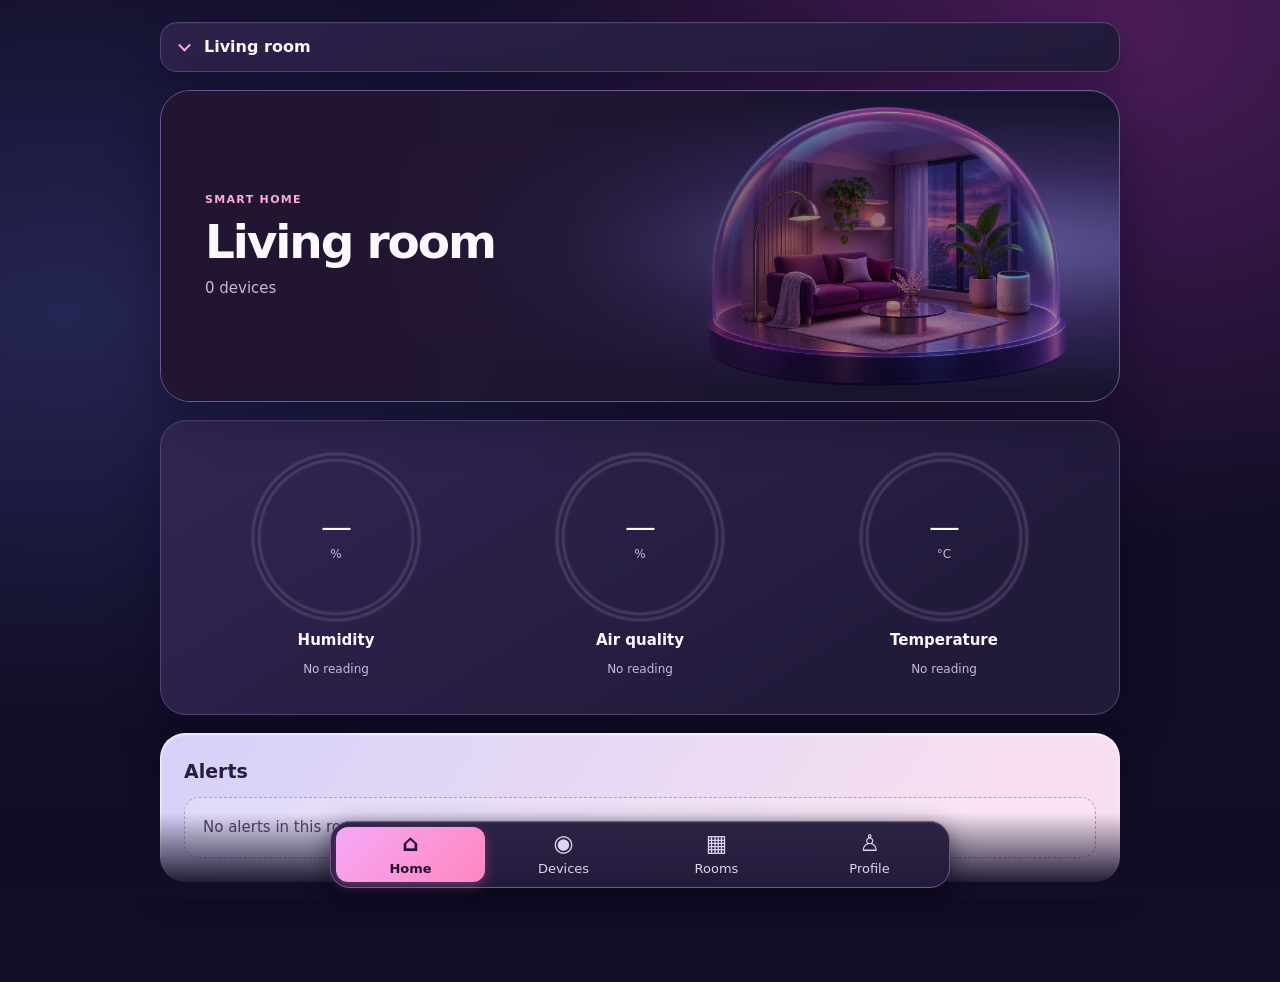
<file: public/index.html>
<!doctype html>
<html lang="ru">
<head>
<meta charset="utf-8">
<meta name="viewport" content="width=device-width,initial-scale=1,viewport-fit=cover">
<meta http-equiv="Content-Security-Policy" content="default-src 'self'; script-src 'self'; style-src 'self' 'unsafe-inline'; img-src 'self' data:; connect-src 'self' https://nexus-home-assistant-api.onrender.com; object-src 'none'; base-uri 'self'; form-action 'self'">
<meta name="referrer" content="no-referrer">
<meta name="theme-color" content="#100d25">
<meta name="description" content="Контур — управление климатом, приборами и комнатами умного дома." data-i18n-content="Контур — управление климатом, приборами и комнатами умного дома.">
<title>Контур · Умный дом</title>
<link rel="manifest" href="./manifest.webmanifest">
<link rel="icon" href="./icons/kontur-192.png" type="image/png">
<link rel="apple-touch-icon" href="./icons/kontur-192.png">
<link rel="stylesheet" href="./styles.css?v=1.7.7">
<link rel="stylesheet" href="./projector.css?v=1.7.7">
</head>
<body>
<a class="skip-link" href="#screen" data-i18n="К содержимому">К содержимому</a>
<header class="top"><div class="wrap">
  <div class="room-picker"><select id="room-picker" aria-label="Текущая комната" data-i18n-label="Текущая комната"></select></div>

</div></header>
<main class="wrap">
  <noscript><p lang="ru">Включи JavaScript, чтобы открыть панель.</p><p lang="en">Enable JavaScript to open the dashboard.</p></noscript>
  <section id="screen" aria-label="Рабочая область" data-i18n-label="Рабочая область" tabindex="-1"></section>
  <p id="status" class="status" role="status"></p>
</main>
<nav class="bottom" aria-label="Основная навигация" data-i18n-label="Основная навигация"><div class="wrap" id="nav">
  <button type="button" class="nav" data-page="home"><span aria-hidden="true">⌂</span><span class="nav-label" data-i18n="Главная">Главная</span></button>
  <button type="button" class="nav" data-page="devices"><span aria-hidden="true">◉</span><span class="nav-label" data-i18n="Приборы">Приборы</span></button>
  <button type="button" class="nav" data-page="rooms"><span aria-hidden="true">▦</span><span class="nav-label" data-i18n="Комнаты">Комнаты</span></button>
  <button type="button" class="nav" data-page="profile"><span aria-hidden="true">♙</span><span class="nav-label" data-i18n="Профиль">Профиль</span></button>
</div></nav>
<dialog id="dialog" aria-labelledby="dialog-title"><div id="dialog-body"></div></dialog>
<script src="./i18n.js?v=1.7.7" defer></script>
<script src="./storage.js?v=1.7.7" defer></script>
<script src="./platform.js?v=1.7.7" defer></script>
<script src="./automation.js?v=1.7.7" defer></script>
<script src="./lan.js?v=1.7.7" defer></script>
<script src="./provisioning.js?v=1.7.7" defer></script>
<script src="./enrollment.js?v=1.7.7" defer></script>
<script src="./home-api.js?v=1.7.7" defer></script>
<script src="./room-scene.js?v=1.7.7" defer></script>
<script src="./projector.js?v=1.7.7" defer></script>
<script src="./projector-ui.js?v=1.7.7" defer></script>
<script src="./shared-home.js?v=1.7.7" defer></script>
<script src="./app.js?v=1.7.7" defer></script>
</body>
</html>
</file>
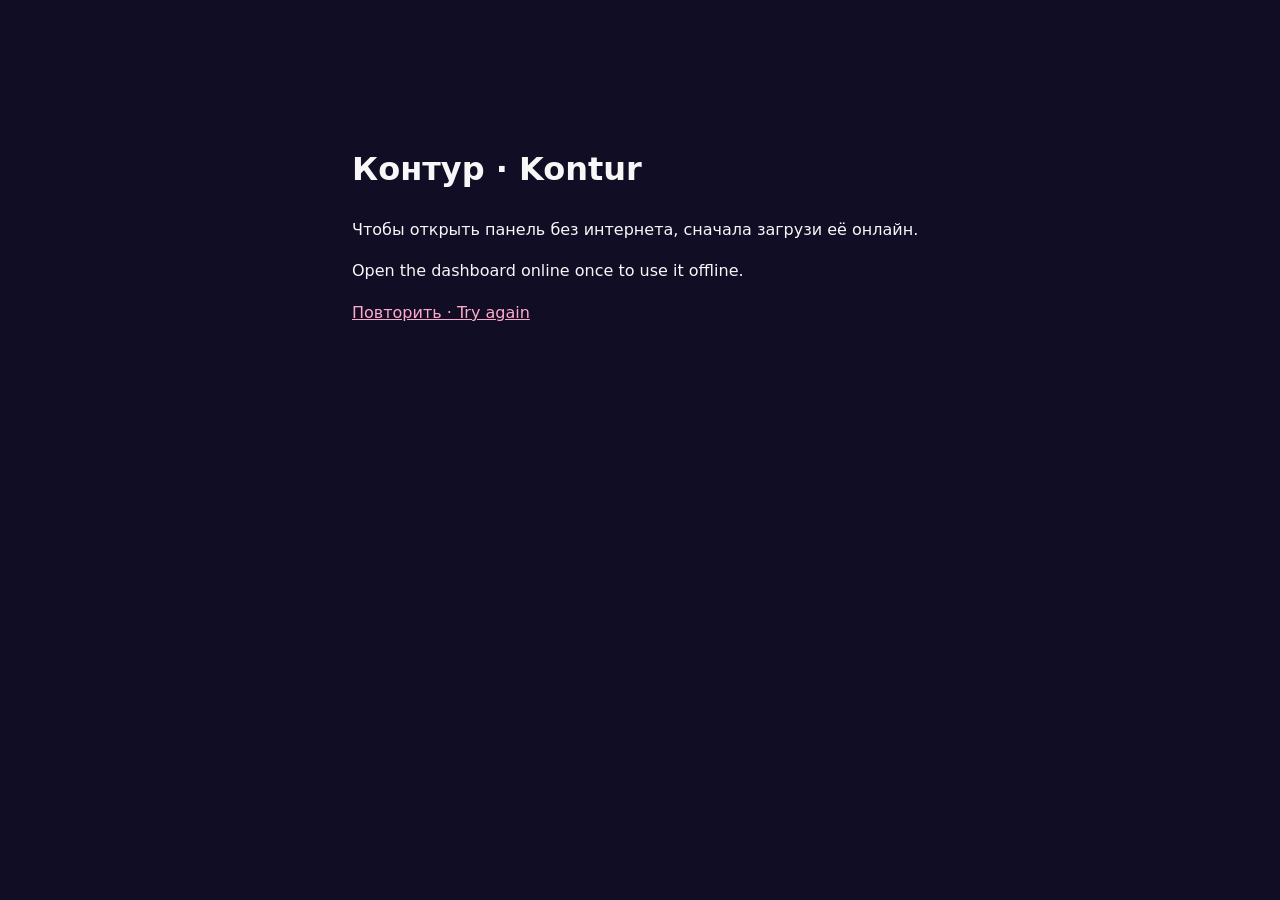
<file: public/offline.html>
<!doctype html>
<html lang="en">
<meta charset="utf-8">
<meta name="viewport" content="width=device-width,initial-scale=1">
<meta name="theme-color" content="#100d25">
<title>Контур — Offline</title>
<style>
:root { color-scheme: dark; }
body { margin: 0; background: #100d25; color: #f8f6f7; font: 1rem/1.6 system-ui; }
main { width: min(36rem, calc(100% - 3rem)); margin: 16vh auto; }
a { color: #ffaacb; }
</style>
<main>
<h1>Контур · Kontur</h1>
<p lang="ru">Чтобы открыть панель без интернета, сначала загрузи её онлайн.</p>
<p>Open the dashboard online once to use it offline.</p>
<a href="./">Повторить · Try again</a>
</main>
</html>
</file>
<file: public/styles.css>
:root {
  color-scheme: dark;
  --bg: #100d25;
  --surface: #221a3b;
  --surface-raised: #2c2149;
  --edge: #554471;
  --ink: #fcf7ff;
  --muted: #c5bad8;
  --active: #ffabd8;
  --amber: #f8a7d4;
  --blue: #78d8ff;
  --green: #7aefc9;
  --gradient-pink: linear-gradient(135deg, #f5a8f7, #ff87bd);
  --shadow: 0 16px 48px #08051c61;
  --bar-clearance: 100px;
}

* { box-sizing: border-box; }
html { scroll-padding-bottom: calc(var(--bar-clearance) + env(safe-area-inset-bottom)); }
body {
  margin: 0;
  min-height: 100vh;
  background:
    radial-gradient(ellipse at 88% 3%, #4b1c59 0, transparent 43%),
    radial-gradient(ellipse at 5% 35%, #252553 0, transparent 52%),
    var(--bg);
  background-attachment: fixed;
  color: var(--ink);
  font: 400 15px/1.5 Inter, system-ui, sans-serif;
}
button, input, select, textarea { font: inherit; }
button, select { cursor: pointer; }
button:disabled, input:disabled { cursor: default; opacity: .52; }
.primary[aria-disabled=true] { cursor: wait; opacity: .65; }
:where(button, a, input, select, textarea):focus-visible {
  outline: 2px solid var(--active);
  outline-offset: 3px;
}
[hidden] { display: none !important; }
.sr-only, .status:empty {
  position: absolute;
  width: 1px;
  height: 1px;
  overflow: hidden;
  clip-path: inset(50%);
  white-space: nowrap;
}
.skip-link {
  position: fixed;
  z-index: 4;
  top: 8px;
  left: 8px;
  padding: 10px 14px;
  border-radius: 10px;
  background: var(--active);
  color: #181125;
  transform: translateY(calc(-100% - 12px));
}
.skip-link:focus { transform: none; }

.wrap { width: min(100% - 60px, 960px); margin-inline: auto; }
.top { padding-top: max(22px, env(safe-area-inset-top)); }
.top .wrap { display: flex; align-items: center; justify-content: space-between; gap: 12px; }
.room-picker { position: relative; min-width: 0; flex: 1; }
.room-picker::before {
  content: '';
  position: absolute;
  left: 20px;
  top: 50%;
  width: 7px;
  height: 7px;
  border-right: 2px solid var(--active);
  border-bottom: 2px solid var(--active);
  transform: translateY(-70%) rotate(45deg);
  pointer-events: none;
}
.room-picker select {
  appearance: none;
  width: 100%;
  min-height: 50px;
  padding: 12px 16px 12px 43px;
  border-color: var(--edge);
  border-radius: 17px;
  background: linear-gradient(140deg, var(--surface-raised), var(--surface));
  box-shadow: inset 0 1px #ffffff09, 0 8px 28px #08051c40;
  font-size: 16px;
  font-weight: 650;
}

main { padding-block: 18px calc(var(--bar-clearance) + env(safe-area-inset-bottom)); }
h1, h2, h3, p { margin-top: 0; }
h1 {
  margin-bottom: 10px;
  font: 700 clamp(28px, 5vw, 47px)/1.08 Inter, system-ui, sans-serif;
  letter-spacing: -.045em;
  overflow-wrap: anywhere;
}
h2 { margin-bottom: 14px; font-size: 19px; }
h3 { margin-bottom: 5px; font-size: 16px; }
.heading { margin-bottom: 22px; }
.kicker {
  margin-bottom: 8px;
  color: var(--active);
  font-size: 11px;
  font-weight: 800;
  letter-spacing: .12em;
  text-transform: uppercase;
  overflow-wrap: anywhere;
}
.sub, .muted { color: var(--muted); }
.sub { margin: 0; overflow-wrap: anywhere; }

/* Let the room illustration take the right half, keeping the text on a dark surface. */
.room-hero {
  position: relative;
  isolation: isolate;
  display: flex;
  align-items: center;
  min-height: clamp(182px, 29vw, 312px);
  margin-bottom: 18px;
  overflow: hidden;
  padding: clamp(18px, 4vw, 44px);
  border: 1px solid #6f5594;
  border-radius: 30px;
  background:
    radial-gradient(ellipse at 83% 50%, #625c9f 0, #342858 35%, transparent 66%),
    linear-gradient(115deg, #241737, #17142f 68%);
  box-shadow: var(--shadow), inset 0 1px #ffffff11;
}
.room-hero-copy {
  position: relative;
  z-index: 1;
  width: min(52%, 26rem);
  min-width: 0;
}
.room-hero-copy > :last-child { margin-bottom: 0; }
.room-art {
  position: absolute;
  z-index: -2;
  inset: 0 0 0 auto;
  width: 74%;
  height: 100%;
  object-fit: contain;
  object-position: right center;
  pointer-events: none;
}
.room-visual {
  --room-light-level: 0;
  position: absolute;
  z-index: -2;
  inset: 0 0 0 auto;
  width: auto;
  max-width: 93%;
  height: 100%;
  aspect-ratio: 3 / 2;
  isolation: isolate;
  pointer-events: none;
}
.room-visual .room-art {
  z-index: auto;
  width: 100%;
  filter: brightness(calc(.62 + var(--room-light-level) * .55))
    saturate(calc(.85 + var(--room-light-level) * .2));
  transition: filter 580ms ease;
}
.room-effect {
  position: absolute;
  inset: 0;
  opacity: 0;
  transition: opacity 440ms ease;
}
.room-effect-light {
  background: radial-gradient(ellipse at 34% 50%, #ffe7b36e, #ff7bb429 24%, transparent 60%);
  mix-blend-mode: screen;
  opacity: var(--room-light-level);
}
.room-effect-mist {
  inset: 34% 15% 20% 42%;
  background:
    radial-gradient(ellipse at 72% 70%, #c3efffaa, transparent 30%),
    radial-gradient(ellipse at 55% 48%, #83dbff66, transparent 44%),
    radial-gradient(ellipse at 38% 30%, #9fe9ff47, transparent 50%);
  filter: blur(6px);
}
.room-effect-air {
  inset: 34% 10% 28% 46%;
  border-radius: 52% 48% 44% 56%;
  background: radial-gradient(ellipse at 63% 63%, transparent 38%, #78efc95c 47%, transparent 56%);
  transform: rotate(-22deg);
  filter: blur(2px);
}
.room-visual[data-humidifying=true] .room-effect-mist {
  opacity: .82;
  animation: room-mist 5s ease-in-out infinite alternate;
}
.room-visual[data-purifying=true] .room-effect-air {
  opacity: .78;
  animation: room-air 6s ease-in-out infinite alternate;
}
@keyframes room-mist {
  from { transform: translate(4%, 10%) scale(.9); }
  to { transform: translate(-8%, -9%) scale(1.08); }
}
@keyframes room-air {
  from { transform: translate(5%, 4%) rotate(-22deg) scale(.91); }
  to { transform: translate(-6%, -5%) rotate(-29deg) scale(1.12); }
}
.room-hero::after {
  position: absolute;
  z-index: -1;
  inset: 0;
  background: linear-gradient(90deg, #211532 0%, #211532 24%, #211532bf 43%, transparent 72%);
  content: '';
  pointer-events: none;
}
.room-hero + .home-panel { margin-top: 0; }

.gauges {
  display: grid;
  grid-template-columns: repeat(2, minmax(0, 1fr));
  gap: 12px 18px;
  justify-items: center;
  padding: clamp(16px, 4vw, 32px);
  border: 1px solid var(--edge);
  border-radius: 26px;
  background: linear-gradient(148deg, #322652, var(--surface) 75%);
  box-shadow: var(--shadow), inset 0 1px #ffffff0b;
}
.metric {
  display: flex;
  flex-direction: column;
  align-items: center;
  gap: 8px;
  width: 100%;
  min-width: 0;
  padding-bottom: 4px;
  text-align: center;
}
.metric:last-child { grid-column: 1 / -1; width: min(100%, 265px); }
.metric h2 {
  order: 1;
  margin: 0;
  color: var(--ink);
  font-size: clamp(12px, 3.2vw, 15px);
  font-weight: 600;
  overflow-wrap: anywhere;
}
.dial {
  --track: #78638f;
  --arc-start: 222deg;
  --arc-width: clamp(7px, 1.6vw, 11px);
  position: relative;
  isolation: isolate;
  width: min(100%, 168px);
  aspect-ratio: 1;
}
.metric:last-child .dial { --arc-width: clamp(9px, 2vw, 15px); width: min(100%, 52vw, 218px); }
.dial::before, .dial::after {
  content: '';
  position: absolute;
  inset: 0;
  border-radius: 50%;
  pointer-events: none;
}
.dial::before {
  border: 2px solid var(--track);
  box-shadow: inset 0 0 0 4px var(--surface), inset 0 0 0 6px var(--track);
  opacity: .64;
  filter: blur(.9px);
}
.dial::after {
  background: conic-gradient(from var(--arc-start), var(--tone) var(--fill), transparent 0);
  mask: radial-gradient(farthest-side, transparent calc(100% - var(--arc-width)), #000 calc(100% - var(--arc-width) + 1px));
  filter: blur(1.75px);
  opacity: .95;
}
.dial-center {
  position: relative;
  display: flex;
  flex-direction: column;
  align-items: center;
  justify-content: center;
  gap: 3px;
  width: 100%;
  height: 100%;
  padding: 12px;
}
.dial strong {
  max-width: 100%;
  font-size: clamp(17px, 5vw, 31px);
  font-weight: 500;
  font-variant-numeric: tabular-nums;
  line-height: 1;
  letter-spacing: -.04em;
  overflow-wrap: anywhere;
}
.dial small { color: var(--muted); font-size: 12px; }
.metric:last-child strong { font-size: clamp(23px, 6vw, 38px); }
.metric .sub { display: none; }
.metric .missing { display: block; order: 2; font-size: 12px; }

.detail-page { display: grid; gap: 16px; }
.detail-page .heading { margin: 0; }
.detail-page .back { justify-self: start; }
.detail-panel .gauges {
  grid-template-columns: repeat(auto-fit, minmax(min(100%, 112px), 1fr));
  padding: 16px;
  border-radius: 22px;
}
.detail-panel .metric:last-child { width: 100%; grid-column: auto; }
.detail-panel .dial, .detail-panel .metric:last-child .dial { --arc-width: 7px; width: min(100%, 125px); }
.detail-panel .dial strong, .detail-panel .metric:last-child strong { font-size: clamp(16px, 4.6vw, 25px); }

.section-head {
  display: flex;
  flex-wrap: wrap;
  justify-content: space-between;
  align-items: center;
  gap: 9px 12px;
  margin: 24px 0 12px;
}
.section-head h2 { margin: 0; }
.stack, .device-links { display: grid; gap: 10px; }
.panel {
  padding: clamp(16px, 3vw, 24px);
  border: 1px solid var(--edge);
  border-radius: 22px;
  background: linear-gradient(145deg, #2e224b, var(--surface));
  box-shadow: inset 0 1px #ffffff0b;
}
.tile {
  display: flex;
  align-items: center;
  gap: 12px;
  width: 100%;
  min-height: 64px;
  padding: 12px;
  border: 1px solid var(--edge);
  border-radius: 17px;
  background: linear-gradient(135deg, #2b2047, var(--surface));
  box-shadow: inset 0 1px #ffffff0b;
  color: var(--ink);
  text-align: left;
}
.tile > :nth-child(2) { min-width: 0; overflow-wrap: anywhere; }
.tile .title { display: block; font-weight: 700; }
.tile small { display: block; margin-top: 2px; color: var(--muted); }
.square {
  display: grid;
  flex: none;
  place-items: center;
  width: 40px;
  height: 40px;
  border-radius: 13px;
  background: #4d345e;
  color: var(--active);
  font-size: 22px;
}
.tile .square {
  background: color-mix(in srgb, var(--tone, var(--active)) 17%, #221830);
  color: var(--tone, var(--active));
}
.card-grid {
  display: grid;
  grid-template-columns: repeat(2, minmax(0, 1fr));
  gap: 14px;
}
.device-card, .room-card {
  position: relative;
  isolation: isolate;
  display: flex;
  flex-direction: column;
  align-items: flex-start;
  width: 100%;
  min-width: 0;
  aspect-ratio: 1;
  padding: clamp(16px, 3vw, 24px);
  overflow: hidden;
  border: 1px solid #66517d;
  border-radius: 25px;
  color: var(--ink);
  text-align: left;
  background: linear-gradient(145deg, #36264e, #201a36);
  box-shadow: inset 0 1px #ffffff12, 0 12px 30px #07041435;
  transition: transform .2s ease, border-color .2s ease, box-shadow .2s ease;
}
.device-card {
  background:
    radial-gradient(ellipse at 95% 0, color-mix(in srgb, var(--tone) 14%, transparent), transparent 70%),
    linear-gradient(145deg, #302345, #201a36);
}
.device-card::before {
  content: '';
  position: absolute;
  z-index: -1;
  top: -32px;
  right: -32px;
  width: 100px;
  height: 100px;
  border-radius: 50%;
  background: var(--tone);
  opacity: .1;
  filter: blur(28px);
}
.device-card-icon {
  display: grid;
  flex: none;
  place-items: center;
  width: clamp(42px, 8vw, 64px);
  height: clamp(42px, 8vw, 64px);
  margin-bottom: 16px;
  border: 1px solid color-mix(in srgb, var(--tone) 35%, transparent);
  border-radius: 19px;
  background: color-mix(in srgb, var(--tone) 12%, #281e3e);
  color: var(--tone);
  font-size: clamp(28px, 5vw, 38px);
  line-height: 1;
  box-shadow: 0 0 28px color-mix(in srgb, var(--tone) 9%, transparent), inset 0 1px #ffffff0a;
}
.card-copy {
  position: relative;
  display: block;
  width: 100%;
  min-width: 0;
  margin-top: auto;
}
.card-category {
  display: block;
  margin-bottom: 5px;
  color: var(--tone);
  font-size: 11px;
  font-weight: 650;
  letter-spacing: .025em;
}
.card-title {
  display: -webkit-box;
  overflow: hidden;
  overflow-wrap: anywhere;
  -webkit-box-orient: vertical;
  -webkit-line-clamp: 2;
  font-size: clamp(16px, 2.4vw, 21px);
  font-weight: 650;
  line-height: 1.22;
  letter-spacing: -.025em;
}
.card-connection {
  display: flex;
  align-items: center;
  gap: 7px;
  margin-top: 12px;
  color: var(--muted);
  font-size: 12px;
  line-height: 1.2;
}
.card-connection::before {
  content: '';
  flex: none;
  width: 6px;
  height: 6px;
  border-radius: 50%;
  background: #9789a8;
}
.device-card[data-online=true] .card-connection::before {
  background: var(--tone);
  box-shadow: 0 0 9px color-mix(in srgb, var(--tone) 65%, transparent);
}
.room-card { padding-top: 48%; }
.room-card[data-current=true] { border-color: #b486b8; }
.room-card-visual {
  position: absolute;
  z-index: -1;
  inset: -5% -10% 20%;
  pointer-events: none;
}
.room-card-visual img {
  width: 100%;
  height: 100%;
  object-fit: cover;
  object-position: 50% 30%;
  opacity: .8;
}
.room-card-visual::after {
  content: '';
  position: absolute;
  inset: 0;
  background: linear-gradient(180deg, #261b3800 32%, #241b3ae8 76%, #241b3a);
}
.card-open {
  position: absolute;
  top: 14px;
  right: 14px;
  display: grid;
  place-items: center;
  width: 29px;
  height: 29px;
  border: 1px solid #ffffff20;
  border-radius: 50%;
  background: #21182e9c;
  color: #f3d7ff;
  font-size: 17px;
}
.room-card-count { display: block; margin-top: 7px; color: var(--muted); font-size: 13px; }
@media (min-width: 640px) {
  .card-grid { grid-template-columns: repeat(3, minmax(0, 1fr)); gap: 18px; }
}
@media (min-width: 940px) {
  .card-grid { grid-template-columns: repeat(4, minmax(0, 1fr)); }
}
@media (max-width: 360px) {
  .card-grid { gap: 10px; }
  .device-card, .room-card { padding: 14px; border-radius: 21px; }
  .room-card { padding-top: 48%; }
  .device-card-icon { width: 34px; height: 34px; margin-bottom: 8px; border-radius: 12px; font-size: 25px; }
  .card-title { font-size: 14px; }
  .card-category { margin-bottom: 2px; font-size: 10px; line-height: 1.2; }
  .card-connection { margin-top: 8px; font-size: 11px; }
}
@media (hover: hover) {
  .device-card:hover, .room-card:hover {
    transform: translateY(-3px);
    border-color: var(--tone, var(--active));
    box-shadow: inset 0 1px #ffffff18, 0 16px 32px #07041450;
  }
}
@media (prefers-reduced-motion: reduce) {
  .device-card, .room-card { transition: none; }
  .device-card:hover, .room-card:hover { transform: none; }
}
.arrow { flex: none; margin-left: auto; color: var(--muted); font-size: 23px; }
.warnings {
  --ink: #281b3e;
  --muted: #554469;
  --edge: #b19ac7;
  --active: #904978;
  margin-top: 18px;
  padding: clamp(15px, 3vw, 23px);
  border: 1px solid #fbf0ffaa;
  border-radius: 25px;
  background: linear-gradient(126deg, #d5d1f9, #f7dff0 82%);
  box-shadow: 0 15px 30px #0a062642, inset 0 1px 2px #ffffffb5;
  color: var(--ink);
}
.warnings .section-head { margin-top: 0; }
.warnings .tile { background: #fffbff80; color: var(--ink); }
.warnings .tile .square { background: #dfc6eb; color: #623c76; }
.warnings .ghost { background: #fffbff78; color: var(--ink); }
.warnings .empty { background: #fffbff36; }
.humidifier-picture { position: relative; }
.humidifier-picture::before, .humidifier-picture::after { content: ''; position: absolute; }
.humidifier-picture::before {
  width: 17px;
  height: 19px;
  bottom: 7px;
  border: 2px solid currentColor;
  border-radius: 7px 7px 5px 5px;
  background: linear-gradient(0deg, #65c9ff44 35%, transparent 35%);
}
.humidifier-picture::after { width: 8px; height: 4px; top: 7px; border-top: 2px solid currentColor; border-radius: 50%; }
.primary, .ghost { min-height: 44px; padding: 8px 13px; border-radius: 10px; font-weight: 700; }
.primary {
  background: var(--gradient-pink);
  border: 1px solid #ffb3e2;
  box-shadow: 0 6px 18px #f167c32b;
  color: #25112c;
}
.ghost { background: #201634; border: 1px solid var(--edge); color: var(--ink); }
.toolbar, .actions, .row-buttons { display: flex; flex-wrap: wrap; gap: 9px; }
.actions { justify-content: flex-end; margin-top: 17px; }
.device-links { margin-top: 12px; }
.empty { margin: 0; padding: 18px; border: 1px dashed var(--edge); border-radius: 15px; color: var(--muted); }

.bottom {
  position: fixed;
  z-index: 2;
  inset: auto 0 0;
  padding-block: 8px calc(12px + env(safe-area-inset-bottom));
  background: linear-gradient(transparent, var(--bg) 86%);
}
.bottom .wrap {
  display: grid;
  grid-template-columns: repeat(4, minmax(0, 1fr));
  gap: 4px;
  max-width: 620px;
  padding: 5px;
  border: 1px solid #735683;
  border-radius: 20px;
  background: #241a3df0;
  backdrop-filter: blur(18px);
  box-shadow: 0 8px 24px #060316a6, inset 0 1px #ffffff16;
}
.nav {
  display: grid;
  justify-items: center;
  align-content: center;
  gap: 2px;
  min-height: 50px;
  padding: 4px 2px;
  border: 0;
  border-radius: 12px;
  background: transparent;
  color: #dfd4ee;
  font-size: clamp(11px, 2.8vw, 13px);
  overflow-wrap: anywhere;
}
.nav span[aria-hidden] { font-size: 23px; line-height: 1.1; }
.nav[aria-current=page] {
  background: var(--gradient-pink);
  box-shadow: 0 4px 12px #fb76c650;
  color: #281431;
  font-weight: 750;
}
.tag {
  padding: 5px 9px;
  border-radius: 999px;
  background: #4d345e;
  color: #ffd6e6;
  font-size: 12px;
}
.profile { display: flex; align-items: center; flex-wrap: wrap; gap: 12px; margin-bottom: 14px; }
.profile > div { flex: 1 1 120px; min-width: 0; }
.profile h2 { margin: 0 0 3px; overflow-wrap: anywhere; }
.profile p { margin: 0; }
.profile .square { width: 52px; height: 52px; font-size: 19px; font-weight: 800; }

.control { padding-block: 12px; border-bottom: 1px solid var(--edge); }
.control:last-child { border-bottom: 0; }
.line { display: flex; justify-content: space-between; align-items: center; gap: 10px; }
.line > :first-child { min-width: 0; overflow-wrap: anywhere; }
.reading { color: var(--tone, var(--active)); font-weight: 700; white-space: nowrap; }
.switch {
  display: flex;
  flex: none;
  align-items: center;
  width: 50px;
  height: 34px;
  padding: 4px;
  border: 0;
  border-radius: 20px;
  background: #6d5a85;
}
.switch::before { content: ''; width: 23px; height: 23px; border-radius: 50%; background: #eef0fb; }
.switch[aria-checked=true] { justify-content: flex-end; background: var(--tone, var(--active)); }
.switch[aria-checked=true]::before { background: #16141e; }
input[type=range] { width: 100%; min-height: 38px; margin: 6px 0 0; accent-color: var(--tone, var(--active)); }
.schedule-row, .schedule-modes { display: flex; flex-wrap: wrap; align-items: center; gap: 9px; margin: 10px 0; }
.schedule-row input[type=number] { width: 6rem; }
.status { margin-top: 14px; color: var(--muted); font-size: 13px; }

dialog {
  width: min(100% - 28px, 530px);
  max-height: min(calc(100% - 28px), calc(100dvh - 28px));
  overflow: auto;
  overscroll-behavior: contain;
  padding: 20px;
  border: 1px solid var(--edge);
  border-radius: 20px;
  background: linear-gradient(145deg, #30234d, var(--surface));
  box-shadow: var(--shadow);
  color: var(--ink);
}
dialog::backdrop { background: #100820cc; backdrop-filter: blur(4px); }
dialog h2 { overflow-wrap: anywhere; }
dialog > div > .sub { margin-block: 10px; }
form label { display: block; margin: 12px 0 6px; }
input:is([type=text], [type=number], [type=time], [type=password], [type=email]), select, textarea {
  max-width: 100%;
  min-height: 42px;
  padding: 8px;
  border: 1px solid #6d5a86;
  border-radius: 9px;
  background: #1a132e;
  color: var(--ink);
}
form :is(input[type=text], input[type=email], input[type=password], select, textarea) { width: 100%; }
textarea { min-height: 140px; resize: vertical; font-family: ui-monospace, monospace; }
.error { margin: 10px 0 0; color: #ffaea6; }
.field-note { margin: 8px 0 0; color: var(--muted); font-size: 13px; overflow-wrap: anywhere; }

@media (min-width: 621px) {
  .home-panel:not(.detail-panel) .gauges { grid-template-columns: repeat(3, minmax(0, 1fr)); }
  .home-panel:not(.detail-panel) .metric:last-child { grid-column: auto; width: 100%; }
  .home-panel:not(.detail-panel) .metric:last-child .dial {
    --arc-width: clamp(7px, 1.6vw, 11px);
    width: min(100%, 168px);
  }
  .home-panel:not(.detail-panel) .metric:last-child strong { font-size: clamp(17px, 5vw, 31px); }
}
@media (max-width: 620px) {
  .wrap { width: calc(100% - 28px); }
  body { background-attachment: scroll; }
  .top { padding-top: max(10px, env(safe-area-inset-top)); }
  .room-picker select { min-height: 44px; padding-block: 9px; }
  main { padding-top: 10px; }
  .room-hero { min-height: clamp(138px, 37vw, 190px); border-radius: 23px; margin-bottom: 10px; }
  .room-hero-copy { width: 54%; }
  .room-art { width: 78%; }
  .room-hero + .home-panel .gauges { gap: 6px 9px; padding: 10px 12px; }
  .room-hero + .home-panel .metric { gap: 5px; padding-bottom: 0; }
  .room-hero + .home-panel .dial { width: min(100%, 92px); }
  .room-hero + .home-panel .metric:last-child .dial { width: min(100%, 110px); }
  .room-hero + .home-panel .dial strong { font-size: clamp(18px, 5vw, 24px); }
  .room-hero + .home-panel .metric:last-child strong { font-size: clamp(23px, 6vw, 29px); }
  .room-hero + .home-panel .dial small { font-size: 10px; }
  .room-hero + .home-panel .metric:last-child .dial { --arc-width: 9px; }
  .room-hero + .home-panel .metric h2 { font-size: 12px; }
  .warnings { margin-top: 10px; padding: 12px; }
  .warnings .section-head { margin-bottom: 6px; }
  .warnings .tile { min-height: 52px; padding: 8px; }
  .warnings .tile .square { width: 35px; height: 35px; }
  .gauges { column-gap: 9px; }
  .dial { width: min(100%, 134px); }
  .metric:last-child .dial { width: min(100%, 52vw, 176px); }
  .switch { min-width: 52px; min-height: 44px; }
  input[type=range] { min-height: 44px; }
  input:is([type=text], [type=number], [type=time], [type=password], [type=email]), select, textarea { font-size: 16px; }
}
@media (max-width: 620px) and (max-height: 730px) {
  .room-hero + .home-panel .gauges { grid-template-columns: repeat(3, minmax(0, 1fr)); }
  .room-hero + .home-panel .metric:last-child { grid-column: auto; width: 100%; }
  .room-hero + .home-panel :is(.dial, .metric:last-child .dial) {
    --arc-width: 6px;
    width: min(100%, 82px);
  }
  .room-hero + .home-panel :is(.dial strong, .metric:last-child strong) { font-size: clamp(16px, 5vw, 23px); }
}
@media (max-width: 360px) {
  .room-hero { min-height: 128px; }
  .room-hero-copy { width: 60%; }
  .room-hero-copy h1 { font-size: 24px; }
  .warnings .section-head { align-items: start; }
}
@media (hover: hover) {
  .tile:hover, .ghost:hover { border-color: var(--active); }
  .nav:not([aria-current=page]):hover { background: #49335c; color: var(--ink); }
}
@media (forced-colors: active) {
  .nav[aria-current=page] { border: 2px solid Highlight; }
  .room-art, .room-visual { display: none; }
  .room-hero-copy { width: 100%; }
  .dial::before { border-color: CanvasText; }
  .switch { border: 1px solid ButtonText; }
  .switch::before { background: ButtonText; }
  .switch[aria-checked=true]::before { background: Highlight; }
}
@media (prefers-reduced-motion: reduce) {
  .room-visual .room-art, .room-visual .room-effect { transition: none; }
  .room-visual[data-humidifying=true] .room-effect-mist,
  .room-visual[data-purifying=true] .room-effect-air { animation: none; }
}
.profile-section { display: grid; gap: 10px; margin-top: 12px; }
.profile-section h2, .profile-section p { margin: 0; }
.profile-section select { width: min(100%, 16rem); }
.profile-section > button { justify-self: start; }
.shared-panel .member-row { flex-wrap: wrap; }
.detail-page [role=status]:empty { display: none; }
.detail-page [role=status] { margin-block: 10px 0; }
.shared-panel .line { gap: .65rem; flex-wrap: wrap; }
.enrollment-steps { padding-inline-start: 1.4rem; }
.enrollment-steps li + li { margin-block-start: .65rem; }
.enrollment-link { display: inline-flex; align-items: center; text-decoration: none; }
.shared-check { display: flex; align-items: center; gap: .65rem; min-height: 44px; }
.recovery-code { display:block; overflow-wrap:anywhere; padding:.7rem; margin:.6rem 0; user-select:all; }
dialog input[type=email],dialog input[type=password] { width:100%; }
</file>
<file: public/projector.css>
.projector-controls {
  display: grid;
  grid-template-columns: repeat(2, minmax(0, 1fr));
  align-items: start;
  gap: 18px;
  margin-block: 22px 12px;
}

.projector-controls > .projector-status { grid-column: 1 / -1; }
.projector-controls > .projector-power { grid-column: 1 / -1; }
.projector-power .projector-segments { max-width: 360px; }
.projector-about { margin-top: 18px; color: var(--muted); font-size: 13px; }
.projector-about summary { cursor: pointer; min-height: 44px; padding-block: 10px; }

.projector-card {
  min-width: 0;
  padding: clamp(18px, 3vw, 26px);
  border: 1px solid var(--edge);
  border-radius: 26px;
  background:
    radial-gradient(ellipse at 85% 0%, #70457224, transparent 68%),
    linear-gradient(145deg, #302344, #201a36);
  box-shadow: inset 0 1px #ffffff09, 0 14px 36px #09051e30;
}

.projector-card-header {
  display: flex;
  justify-content: space-between;
  align-items: start;
  gap: 12px;
}

.projector-eyebrow {
  margin: 0 0 5px;
  color: var(--active);
  font-size: 11px;
  font-weight: 750;
  letter-spacing: .12em;
  text-transform: uppercase;
}

.projector-card-title {
  margin: 0;
  font-size: clamp(21px, 3vw, 25px);
  line-height: 1.25;
}

.projector-caption,
.projector-note {
  margin: 10px 0 0;
  color: var(--muted);
  font-size: 13px;
  line-height: 1.55;
  overflow-wrap: anywhere;
}

.projector-selection {
  display: flex;
  align-items: center;
  justify-content: center;
  flex-wrap: wrap;
  gap: 8px;
  min-height: 28px;
  margin: 0 0 14px;
  color: var(--muted);
  text-align: center;
  font-size: 13px;
}

.projector-wheel {
  position: relative;
  isolation: isolate;
  width: min(100%, 280px);
  aspect-ratio: 1;
  margin: 18px auto 10px;
  border-radius: 50%;
  --wheel-colors: conic-gradient(from -30deg, #ff5c83 0deg 60deg, #f6d765 60deg 120deg,
    #79eaa0 120deg 180deg, #64dded 180deg 240deg, #7196ff 240deg 300deg, #d381fb 300deg 360deg);
}

.projector-wheel::before,
.projector-wheel::after {
  position: absolute;
  z-index: -1;
  content: '';
  pointer-events: none;
  inset: 10%;
  border-radius: inherit;
  background: var(--wheel-colors);
  -webkit-mask-image: radial-gradient(closest-side, transparent 72%, #000 75%);
  mask-image: radial-gradient(closest-side, transparent 72%, #000 75%);
}

.projector-wheel::before {
  inset: 7%;
  filter: blur(18px);
  opacity: .62;
  -webkit-mask-image: none;
  mask-image: none;
}

.projector-wheel::after { opacity: .88; }

.projector-swatch,
.projector-white {
  position: absolute;
  display: grid;
  place-items: center;
  padding: 0;
  border: 3px solid #ffffffa6;
  border-radius: 50%;
  box-shadow: 0 5px 14px #08051c55;
  transform: translate(-50%, -50%);
  transition: box-shadow .15s ease, border-color .15s ease;
}

.projector-swatch {
  left: var(--x);
  top: var(--y);
  width: 48px;
  height: 48px;
  min-width: 44px;
  min-height: 44px;
  background: var(--swatch);
  color: #191126;
  font-size: 13px;
  font-weight: 800;
}

.projector-white {
  left: 50%;
  top: 50%;
  width: 76px;
  height: 76px;
  background: radial-gradient(circle at 35% 25%, #fff, #e9dff8);
  color: #2d213c;
  font-size: 13px;
  font-weight: 750;
}

.projector-swatch[aria-pressed=true],
.projector-white[aria-pressed=true] {
  border-color: #fff;
  box-shadow: 0 0 0 4px #21172f, 0 0 0 6px #fff, 0 0 28px var(--swatch, #e9dff8);
}

.projector-swatch[aria-pressed=true]::after {
  content: '✓';
  font-size: 21px;
  line-height: 1;
}

.projector-segments {
  display: grid;
  grid-template-columns: repeat(2, minmax(0, 1fr));
  gap: 5px;
  margin-block: 20px 0;
  padding: 5px;
  border: 1px solid #62507199;
  border-radius: 18px;
  background: #17122685;
}

.projector-choice {
  min-width: 0;
  min-height: 48px;
  padding: 10px 8px;
  border: 1px solid transparent;
  border-radius: 13px;
  background: transparent;
  color: #ddd1eb;
  line-height: 1.35;
  overflow-wrap: anywhere;
  font-size: 14px;
  font-weight: 650;
}

.projector-choice[aria-pressed=true] {
  background: var(--gradient-pink);
  box-shadow: 0 3px 15px #f78edb27;
  color: #2a1432;
}

.projector-effects {
  margin-top: 22px;
  padding-top: 20px;
  border-top: 1px solid #5f496a80;
}

.projector-effects .projector-segments { margin-top: 12px; }

.projector-mode-title {
  margin: 0;
  color: var(--ink);
  font-size: 14px;
  font-weight: 650;
}

.projector-tools {
  display: flex;
  flex-wrap: wrap;
  align-items: center;
  gap: 8px;
  margin-top: 18px;
}

.projector-sync {
  min-height: 44px;
  padding: 10px 12px;
  border: 1px solid #6d5684;
  border-radius: 13px;
  background: #30233f;
  color: #f1dced;
  font-size: 13px;
}

.projector-calibration-grid {
  display: grid;
  grid-template-columns: repeat(2, minmax(0, 1fr));
  gap: 8px;
  margin-block: 16px;
}

.projector-calibration-grid label {
  display: flex;
  align-items: center;
  gap: 8px;
  min-height: 46px;
  margin: 0;
  padding: 9px;
  border: 1px solid #655079;
  border-radius: 12px;
  background: #1c152d;
}

.projector-calibration-grid input[type=checkbox] {
  flex: none;
  width: 18px;
  height: 18px;
  accent-color: var(--active);
}

.projector-calibration-swatches {
  display: grid;
  grid-template-columns: repeat(4, minmax(0, 1fr));
  gap: 8px;
  margin-block: 16px;
}

.projector-calibration-swatches button {
  display: grid;
  justify-items: center;
  align-content: center;
  gap: 7px;
  min-width: 0;
  min-height: 64px;
  padding: 9px 4px;
  border: 1px solid #6b537d;
  border-radius: 13px;
  background: #1d162f;
  color: var(--ink);
  font-size: 11px;
  overflow-wrap: anywhere;
}

.projector-calibration-swatches button[aria-pressed=true] {
  border-color: var(--active);
  background: #563348;
  box-shadow: inset 0 0 0 1px var(--active);
}

.projector-current-chip {
  display: inline-flex;
  align-items: center;
  gap: 7px;
  color: var(--ink);
}

.projector-current-chip::before {
  content: '';
  flex: none;
  width: 14px;
  height: 14px;
  border: 1px solid #ffffff80;
  border-radius: 50%;
  background: var(--swatch, #8b7d9d);
}

.projector-status {
  min-height: 20px;
  margin: 12px 0 0;
  color: var(--muted);
  font-size: 12px;
  line-height: 1.5;
  overflow-wrap: anywhere;
}

.projector-controls button:disabled {
  cursor: default;
  filter: saturate(.55);
  opacity: .45;
}

.projector-controls button[aria-disabled=true] { cursor: wait; opacity: .62; }

.projector-controls button:focus-visible,
.projector-calibration-swatches button:focus-visible {
  outline: 3px solid #fff;
  outline-offset: 4px;
}

@media (hover: hover) {
  .projector-choice:not([aria-pressed=true]):not(:disabled):hover { background: #4d365c; }
  .projector-sync:not(:disabled):hover { border-color: var(--active); background: #3b2b4d; }
  .projector-swatch:not(:disabled):hover,
  .projector-white:not(:disabled):hover { border-color: #fff; box-shadow: 0 0 24px var(--swatch, #e9dff8); }
}

@media (max-width: 720px) {
  .projector-controls { grid-template-columns: minmax(0, 1fr); gap: 14px; margin-top: 18px; }
  .projector-card { padding: 20px; border-radius: 23px; }
}

@media (max-width: 360px) {
  .projector-card { padding: 16px; }
  .projector-swatch { width: 44px; height: 44px; }
  .projector-white { width: 64px; height: 64px; }
  .projector-choice { font-size: 13px; }
  .projector-calibration-swatches { gap: 5px; }
}

@media (prefers-reduced-motion: reduce) {
  .projector-swatch, .projector-white { transition: none; }
}

@media (forced-colors: active) {
  .projector-wheel::before, .projector-wheel::after { display: none; }
  .projector-swatch, .projector-white, .projector-choice { border: 1px solid ButtonText; }
  .projector-swatch[aria-pressed=true], .projector-white[aria-pressed=true],
  .projector-choice[aria-pressed=true] { outline: 3px solid Highlight; outline-offset: 3px; }
}
</file>
